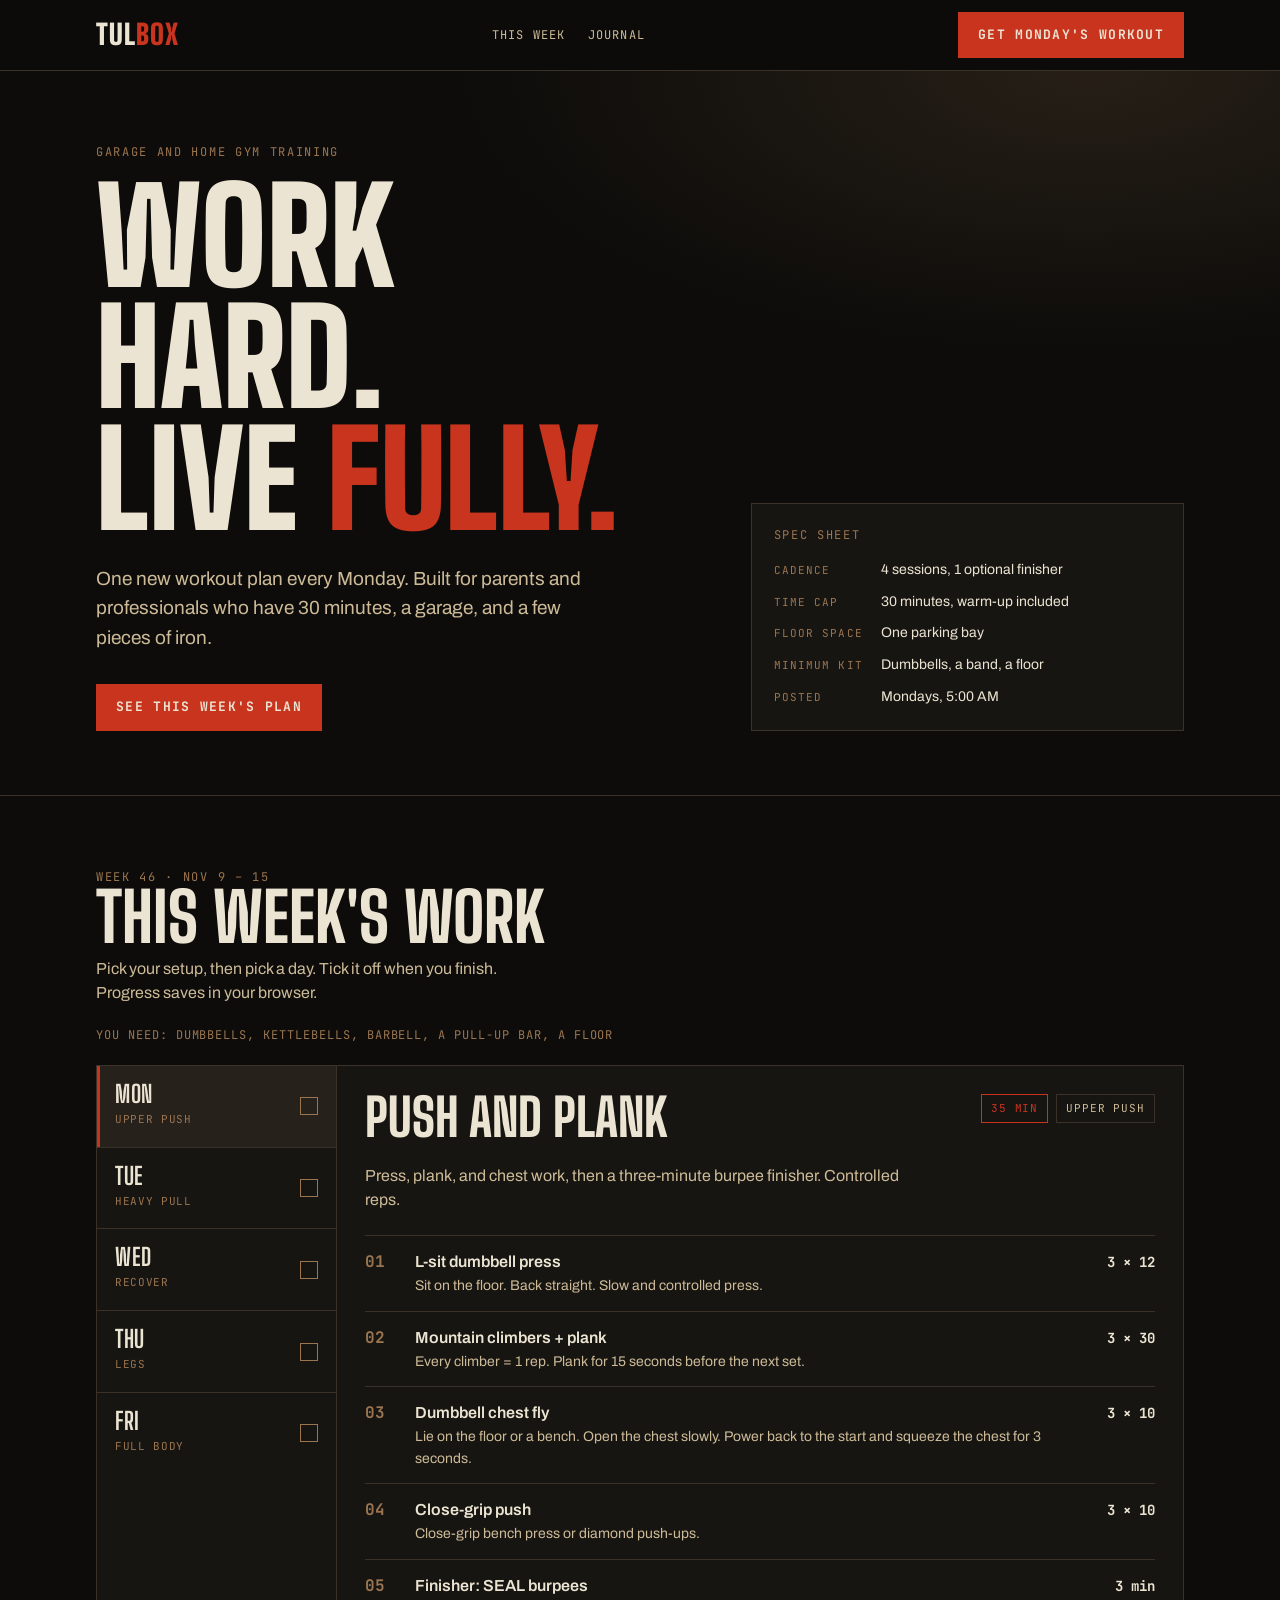
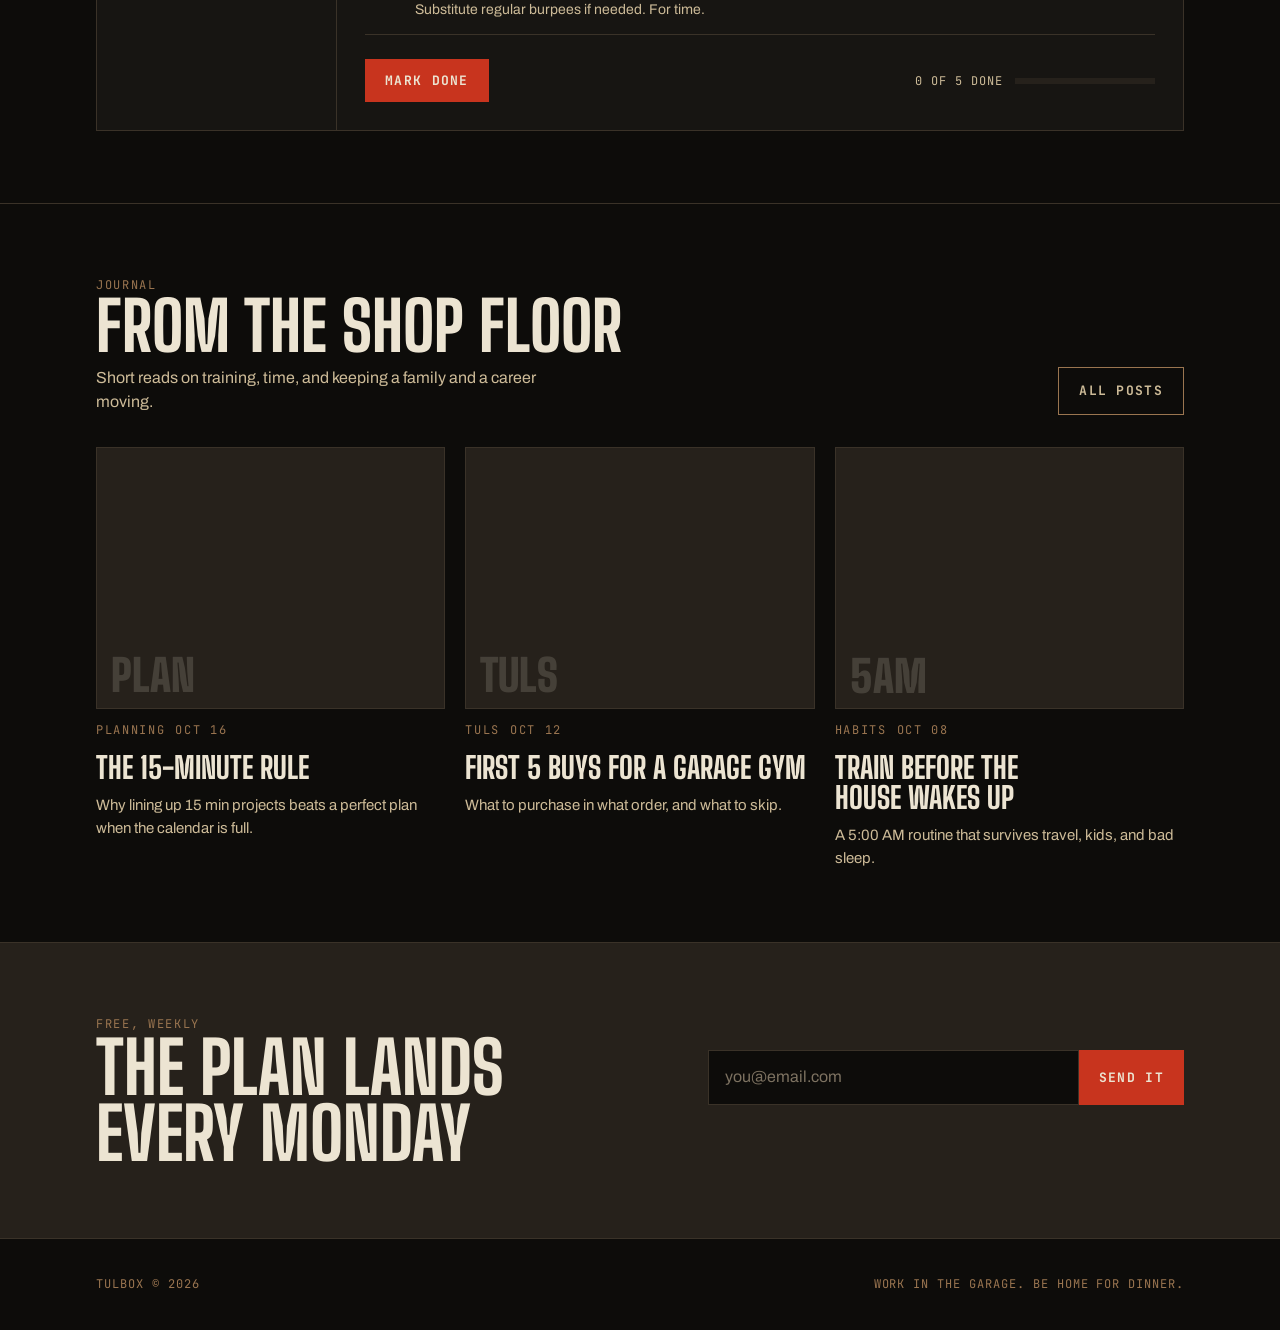
<file: index.html>
<!doctype html>
<html lang="en">
<head>
<meta charset="utf-8">
<meta name="viewport" content="width=device-width, initial-scale=1">
<title>TULBOX</title>
<meta name="description" content="Garage and home gym workouts for busy parents and professionals. A new plan every Monday.">
<link rel="stylesheet" href="https://fonts.googleapis.com/css2?family=Big+Shoulders+Display:wght@700;800;900&family=Archivo:wght@400;500;600&family=JetBrains+Mono:wght@500;700&display=swap">
<link rel="stylesheet" href="style.css">
</head>
<body>
<nav>
  <div class="wrap">
    <a class="logo" href="#top">TUL<span>BOX</span></a>
    <div class="links">
      <a href="#workouts">This week</a>
      <a href="#journal">Journal</a>
    </div>
    <a class="btn" href="#join">Get Monday's workout</a>
  </div>
</nav>

<header class="hero" id="top">
  <div class="wrap grid">
    <div>
      <div class="eyebrow">Garage and home gym training</div>
      <h1 style="margin-top:14px">Work hard.<br>Live <em>fully.</em></h1>
      <p class="lead">One new workout plan every Monday. Built for parents and professionals who have 30 minutes, a garage, and a few pieces of iron.</p>
      <div class="cta">
        <a class="btn" href="#workouts">See this week's plan</a>
      </div>
    </div>
    <aside class="spec" aria-label="How a week works">
      <div class="eyebrow">Spec sheet</div>
      <dl>
        <dt>Cadence</dt><dd>4 sessions, 1 optional finisher</dd>
        <dt>Time cap</dt><dd>30 minutes, warm-up included</dd>
        <dt>Floor space</dt><dd>One parking bay</dd>
        <dt>Minimum kit</dt><dd>Dumbbells, a band, a floor</dd>
        <dt>Posted</dt><dd>Mondays, 5:00 AM</dd>
      </dl>
    </aside>
  </div>
</header>

<section id="workouts">
  <div class="wrap">
    <div class="head">
      <div>
        <div class="eyebrow" id="weekLabel">Week plan</div>
        <h2>This week's work</h2>
        <p>Pick your setup, then pick a day. Tick it off when you finish. Progress saves in your browser.</p>
      </div>
      <div class="tierbar" id="tierbar" role="group" aria-label="Equipment setup"></div>
    </div>
    <p class="kit" id="kit"></p>
    <div class="board">
      <div class="days" role="tablist" aria-label="Workout days" id="days"></div>
      <div class="panel" id="panel" role="tabpanel"></div>
    </div>
  </div>
</section>

<section id="journal">
  <div class="wrap">
    <div class="head">
      <div>
        <div class="eyebrow">Journal</div>
        <h2>From the shop floor</h2>
        <p>Short reads on training, time, and keeping a family and a career moving.</p>
      </div>
      <a class="btn ghost" href="#journal">All posts</a>
    </div>
    <div class="posts" id="posts"></div>
  </div>
</section>

<section class="signup" id="join">
  <div class="wrap grid">
    <div>
      <div class="eyebrow">Free, weekly</div>
      <h2>The plan lands every Monday</h2>
    </div>
    <form id="form">
      <input type="email" id="email" placeholder="you@email.com" aria-label="Email address" required>
      <button class="btn" type="submit">Send it</button>
      <div class="msg" id="msg" role="status"></div>
    </form>
  </div>
</section>

<footer>
  <div class="wrap"><span>TULBOX © 2026</span><span>Work in the garage. Be home for dinner.</span></div>
</footer>
<script src="content/week.js"></script>
<script src="content/posts.js"></script>
<script src="app.js"></script>
</body>
</html>
</file>
<file: style.css>
/* Layout: dark single-theme workshop. Sticky nav, big stacked wordmark hero, interactive weekly board, gear tiers, journal grid. Edit the WEEK and POSTS arrays in the script to change content. */
:root{
  --black:#0d0c0a;
  --char:#171512;
  --soil:#26211b;
  --line:#3a3228;
  --clay:#9a7550;
  --sand:#cdbb98;
  --bone:#ece4d2;
  --red:#c8341e;
  --display:'Big Shoulders Display','Arial Narrow',Impact,sans-serif;
  --body:'Archivo',system-ui,-apple-system,'Segoe UI',sans-serif;
  --mono:'JetBrains Mono',ui-monospace,Consolas,monospace;
  color-scheme:dark;
}
*{box-sizing:border-box}
html{scroll-behavior:smooth}
body{background:var(--black);color:var(--bone);font-family:var(--body);font-size:16px;line-height:1.55;margin:0}
a{color:inherit}
.wrap{max-width:1120px;margin:0 auto;padding-left:max(16px,env(safe-area-inset-left,0px));padding-right:max(16px,env(safe-area-inset-right,0px))}
:focus-visible{outline:2px solid var(--red);outline-offset:3px}
.eyebrow{font-family:var(--mono);font-size:12px;letter-spacing:.14em;text-transform:uppercase;color:var(--clay)}
h1,h2,h3{font-family:var(--display);text-transform:uppercase;line-height:.92;margin:0;text-wrap:balance;font-weight:800}

/* nav */
nav{position:sticky;top:env(safe-area-inset-top,0px);z-index:10;background:rgba(13,12,10,.92);backdrop-filter:blur(8px);border-bottom:1px solid var(--line)}
nav .wrap{display:flex;align-items:center;justify-content:space-between;gap:16px;padding-block:12px;flex-wrap:wrap}
.logo{font-family:var(--display);font-weight:900;font-size:28px;letter-spacing:.04em;text-decoration:none}
.logo span{color:var(--red)}
.links{display:flex;gap:22px;flex-wrap:wrap}
.links a{font-family:var(--mono);font-size:12px;letter-spacing:.1em;text-transform:uppercase;text-decoration:none;color:var(--sand)}
.links a:hover{color:var(--bone)}
.btn{display:inline-block;background:var(--red);color:var(--bone);font-family:var(--mono);font-weight:700;font-size:13px;letter-spacing:.1em;text-transform:uppercase;text-decoration:none;padding:13px 20px;border:0;cursor:pointer}
.btn:hover{background:#e0412a}
.btn.ghost{background:transparent;border:1px solid var(--clay);color:var(--sand)}
.btn.ghost:hover{background:var(--soil)}

/* hero */
.hero{padding-block:72px 64px;border-bottom:1px solid var(--line);background:
  radial-gradient(900px 400px at 85% 0%,rgba(154,117,80,.18),transparent 70%),var(--black)}
.hero .grid{display:grid;grid-template-columns:1.4fr 1fr;gap:48px;align-items:end}
.hero h1{font-size:clamp(56px,11vw,132px);font-weight:900}
.hero h1 em{font-style:normal;color:var(--red)}
.hero p.lead{font-size:19px;color:var(--sand);max-width:46ch;margin:24px 0 32px}
.cta{display:flex;gap:12px;flex-wrap:wrap}
.spec{border:1px solid var(--line);background:var(--char);padding:22px;min-width:0}
.spec dl{margin:14px 0 0;display:grid;grid-template-columns:auto 1fr;gap:10px 18px;font-size:14px}
.spec dt{font-family:var(--mono);font-size:11px;letter-spacing:.1em;text-transform:uppercase;color:var(--clay);padding-top:3px}
.spec dd{margin:0}

section{padding-block:72px;border-bottom:1px solid var(--line)}
.head{display:flex;justify-content:space-between;align-items:end;gap:24px;flex-wrap:wrap;margin-bottom:32px}
.head h2{font-size:clamp(40px,6vw,68px)}
.head p{margin:8px 0 0;color:var(--sand);max-width:50ch}

/* workout board */
.board{display:grid;grid-template-columns:240px 1fr;border:1px solid var(--line);background:var(--char)}
.days{display:flex;flex-direction:column;border-right:1px solid var(--line);min-width:0}
.day{all:unset;box-sizing:border-box;cursor:pointer;display:flex;justify-content:space-between;align-items:center;gap:8px;padding:16px 18px;border-bottom:1px solid var(--line)}
.day:last-child{border-bottom:0}
.day:hover{background:var(--soil)}
.day[aria-selected="true"]{background:var(--soil);box-shadow:inset 3px 0 0 var(--red)}
.day:focus-visible{outline:2px solid var(--red);outline-offset:-2px}
.day b{font-family:var(--display);font-size:24px;letter-spacing:.03em;text-transform:uppercase;display:block;line-height:1}
.day small{font-family:var(--mono);font-size:11px;color:var(--clay);letter-spacing:.06em;text-transform:uppercase}
.tick{width:18px;height:18px;border:1.5px solid var(--clay);flex:none}
.day.done .tick{background:var(--red);border-color:var(--red)}
.panel{padding:28px;min-width:0}
.panel header{display:flex;justify-content:space-between;gap:16px;flex-wrap:wrap;align-items:start;margin-bottom:22px}
.panel h3{font-size:clamp(34px,5vw,52px)}
.meta{display:flex;gap:8px;flex-wrap:wrap}
.chip{font-family:var(--mono);font-size:11px;letter-spacing:.08em;text-transform:uppercase;border:1px solid var(--line);padding:5px 9px;color:var(--sand)}
.chip.hot{border-color:var(--red);color:var(--red)}
.note{color:var(--sand);max-width:60ch;margin:0 0 22px}
.moves{list-style:none;padding:0;margin:0;border-top:1px solid var(--line)}
.moves li{display:grid;grid-template-columns:36px 1fr auto;gap:14px;align-items:baseline;padding:14px 0;border-bottom:1px solid var(--line)}
.moves .n{font-family:var(--mono);font-weight:700;color:var(--clay)}
.moves .m{font-weight:600;min-width:0}
.moves .m span{display:block;font-weight:400;font-size:14px;color:var(--sand)}
.moves .rx{font-family:var(--mono);font-weight:700;font-size:14px;color:var(--bone);white-space:nowrap}
.foot{display:flex;justify-content:space-between;gap:16px;flex-wrap:wrap;align-items:center;margin-top:24px}
.week{display:flex;align-items:center;gap:12px;font-family:var(--mono);font-size:12px;letter-spacing:.08em;text-transform:uppercase;color:var(--sand)}
.bar{width:140px;height:6px;background:var(--soil)}
.bar i{display:block;height:100%;background:var(--red);width:0;transition:width .3s}

/* gear tiers */
.tiers{display:grid;grid-template-columns:repeat(auto-fit,minmax(240px,1fr));gap:16px}
.tier{background:var(--char);border:1px solid var(--line);padding:26px;min-width:0}
.tier h3{font-size:36px;margin:10px 0 6px}
.tier .price{font-family:var(--mono);color:var(--red);font-weight:700;font-size:14px}
.tier ul{margin:16px 0 0;padding:0;list-style:none;font-size:15px;color:var(--sand)}
.tier li{padding:8px 0;border-top:1px solid var(--line)}
.tier.feat{background:var(--soil);border-color:var(--clay)}

/* journal */
.posts{display:grid;grid-template-columns:repeat(auto-fit,minmax(260px,1fr));gap:20px}
.post{display:flex;flex-direction:column;gap:12px;text-decoration:none;min-width:0}
.thumb{aspect-ratio:4/3;max-width:100%;background:var(--soil);position:relative;overflow:hidden;border:1px solid var(--line)}
.thumb::after{content:attr(data-label);position:absolute;left:14px;bottom:12px;font-family:var(--display);font-weight:900;font-size:44px;text-transform:uppercase;color:rgba(236,228,210,.16);line-height:.9}
.post:hover .thumb{border-color:var(--red)}
.post h3{font-size:30px;line-height:1}
.post p{margin:0;color:var(--sand);font-size:15px}
.post .eyebrow{display:flex;gap:10px}

/* signup */
.signup{background:var(--soil)}
.signup .grid{display:grid;grid-template-columns:1.2fr 1fr;gap:40px;align-items:center}
.signup h2{font-size:clamp(40px,6vw,72px)}
form{display:flex;gap:0;flex-wrap:wrap}
input[type=email]{flex:1 1 220px;min-width:0;background:var(--black);border:1px solid var(--line);color:var(--bone);padding:14px 16px;font:inherit;border-radius:0}
input[type=email]::placeholder{color:#7d7261}
.msg{flex-basis:100%;font-family:var(--mono);font-size:12px;color:var(--sand);margin-top:10px;min-height:1.4em}
footer{padding-block:36px}
footer .wrap{display:flex;justify-content:space-between;gap:16px;flex-wrap:wrap;color:var(--clay);font-family:var(--mono);font-size:12px;letter-spacing:.08em;text-transform:uppercase}

@media (max-width:820px){
  .hero .grid,.signup .grid{grid-template-columns:1fr;gap:32px}
  .board{grid-template-columns:1fr}
  .days{flex-direction:row;overflow-x:auto;border-right:0;border-bottom:1px solid var(--line)}
  .day{flex:0 0 auto;min-width:112px;border-bottom:0;border-right:1px solid var(--line)}
  .day[aria-selected="true"]{box-shadow:inset 0 -3px 0 var(--red)}
  .panel{padding:20px 16px}
  .links{display:none}
}
@media (prefers-reduced-motion:reduce){html{scroll-behavior:auto}.bar i{transition:none}}

/* tier toggle */
.tierbar{display:flex;border:1px solid var(--clay)}
.tierbar button{all:unset;box-sizing:border-box;cursor:pointer;font-family:var(--mono);font-weight:700;font-size:13px;letter-spacing:.1em;text-transform:uppercase;padding:12px 20px;color:var(--sand)}
.tierbar button+button{border-left:1px solid var(--clay)}
.tierbar button:hover{background:var(--soil)}
.tierbar button[aria-pressed="true"]{background:var(--red);color:var(--bone)}
.tierbar button:focus-visible{outline:2px solid var(--red);outline-offset:2px}
.kit{font-family:var(--mono);font-size:12px;letter-spacing:.08em;text-transform:uppercase;color:var(--clay);margin:-12px 0 20px}
</file>
